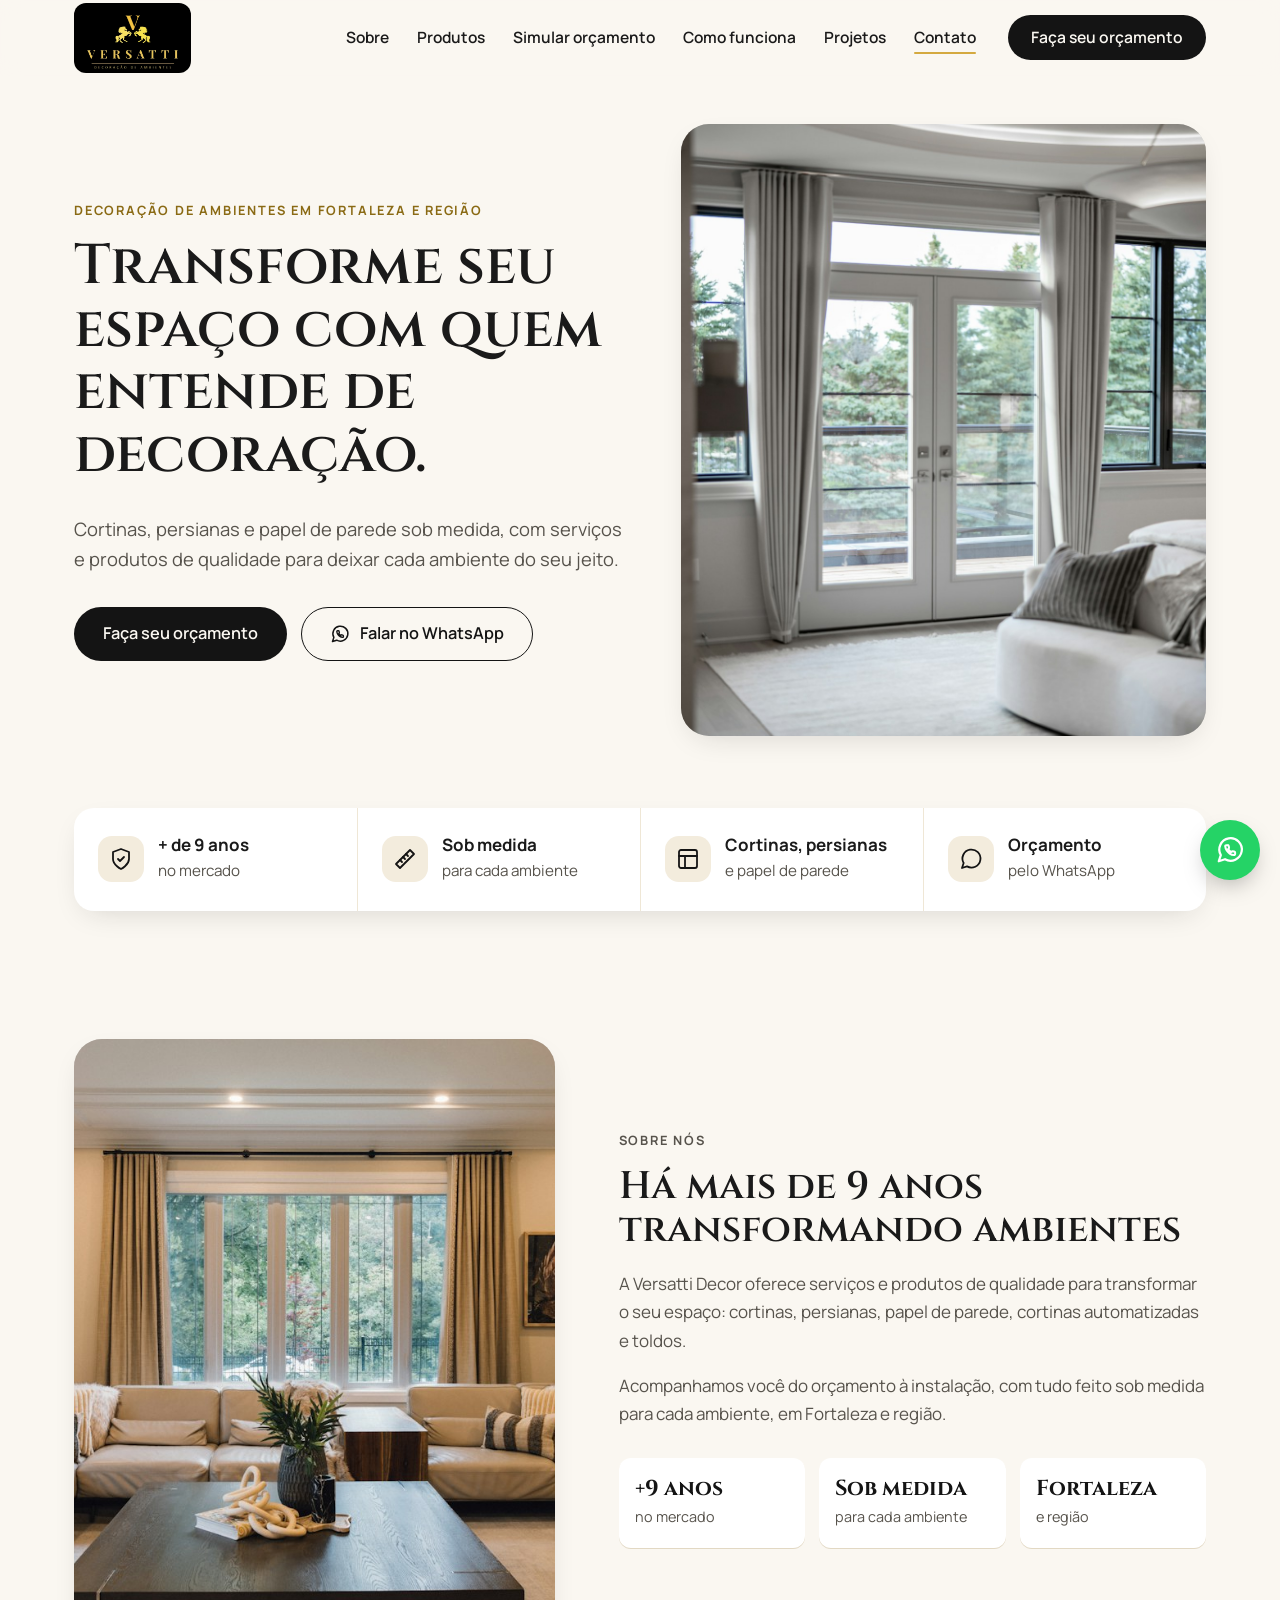
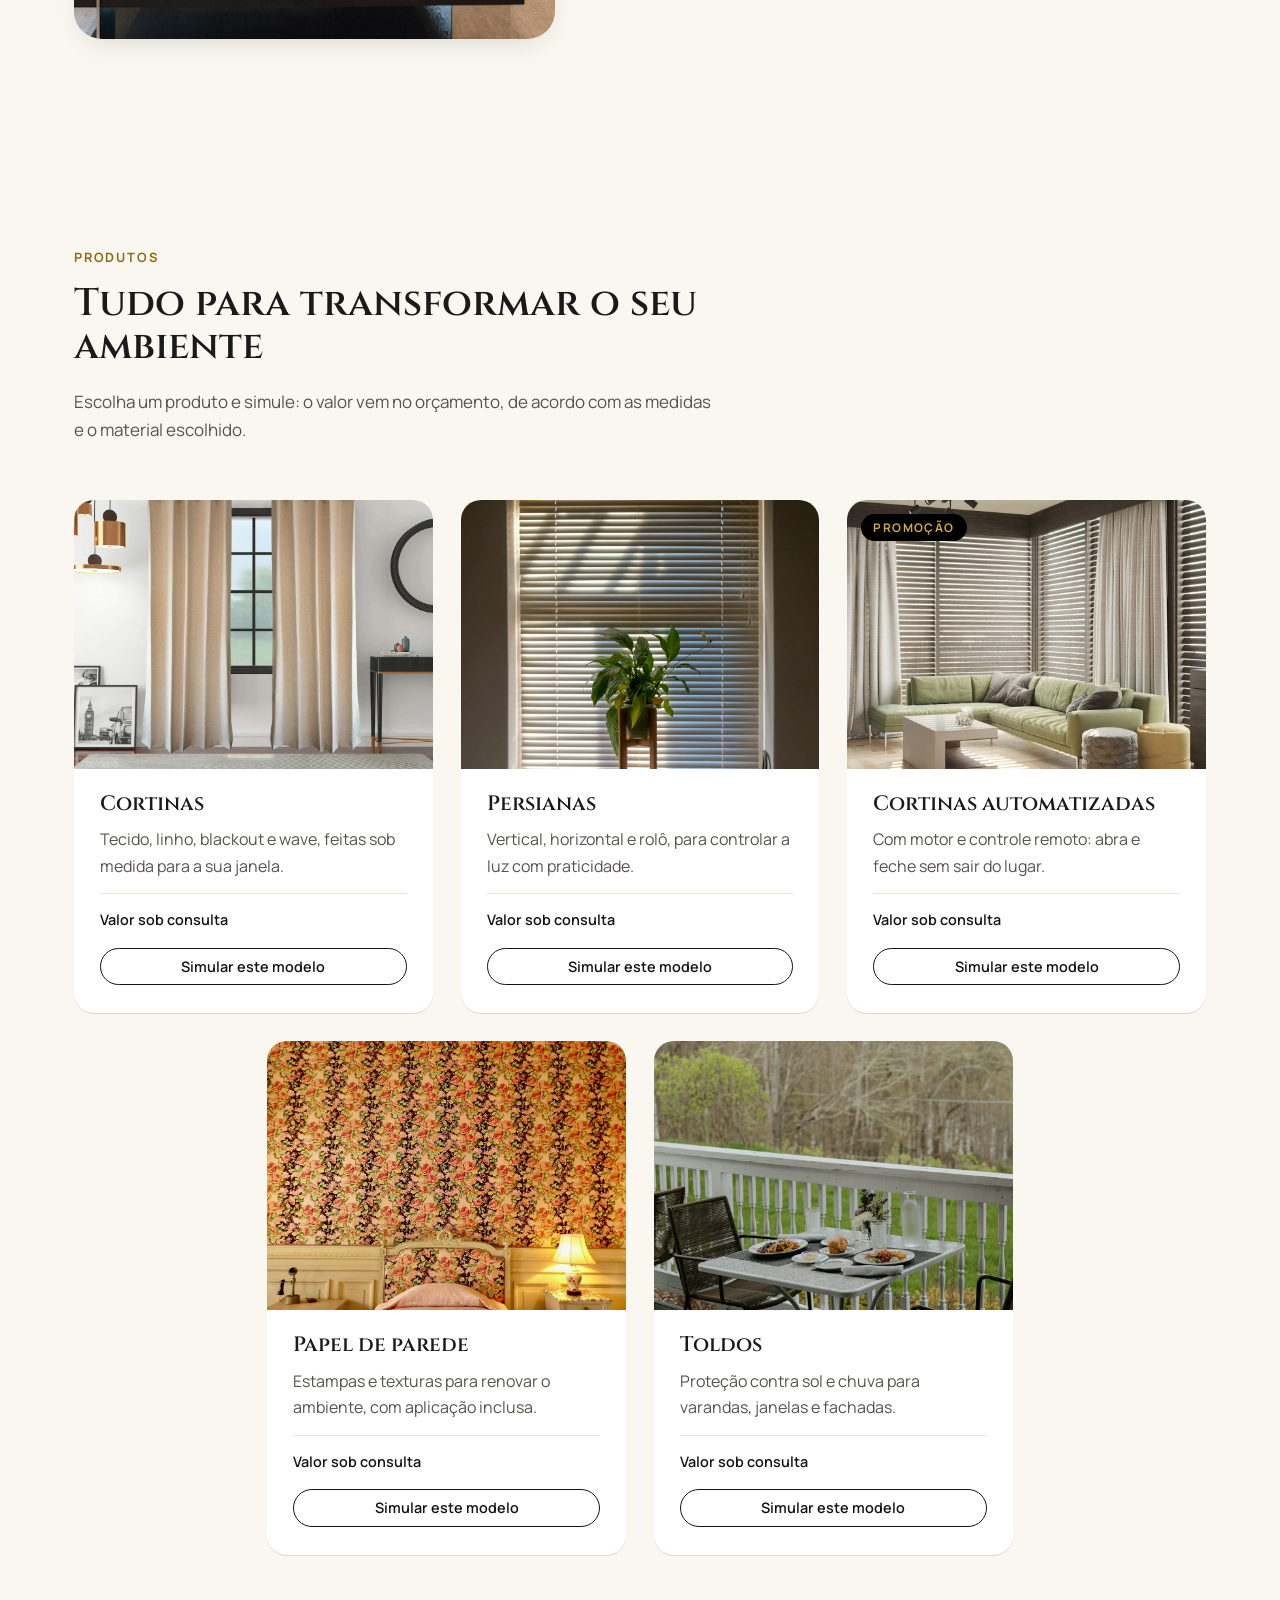
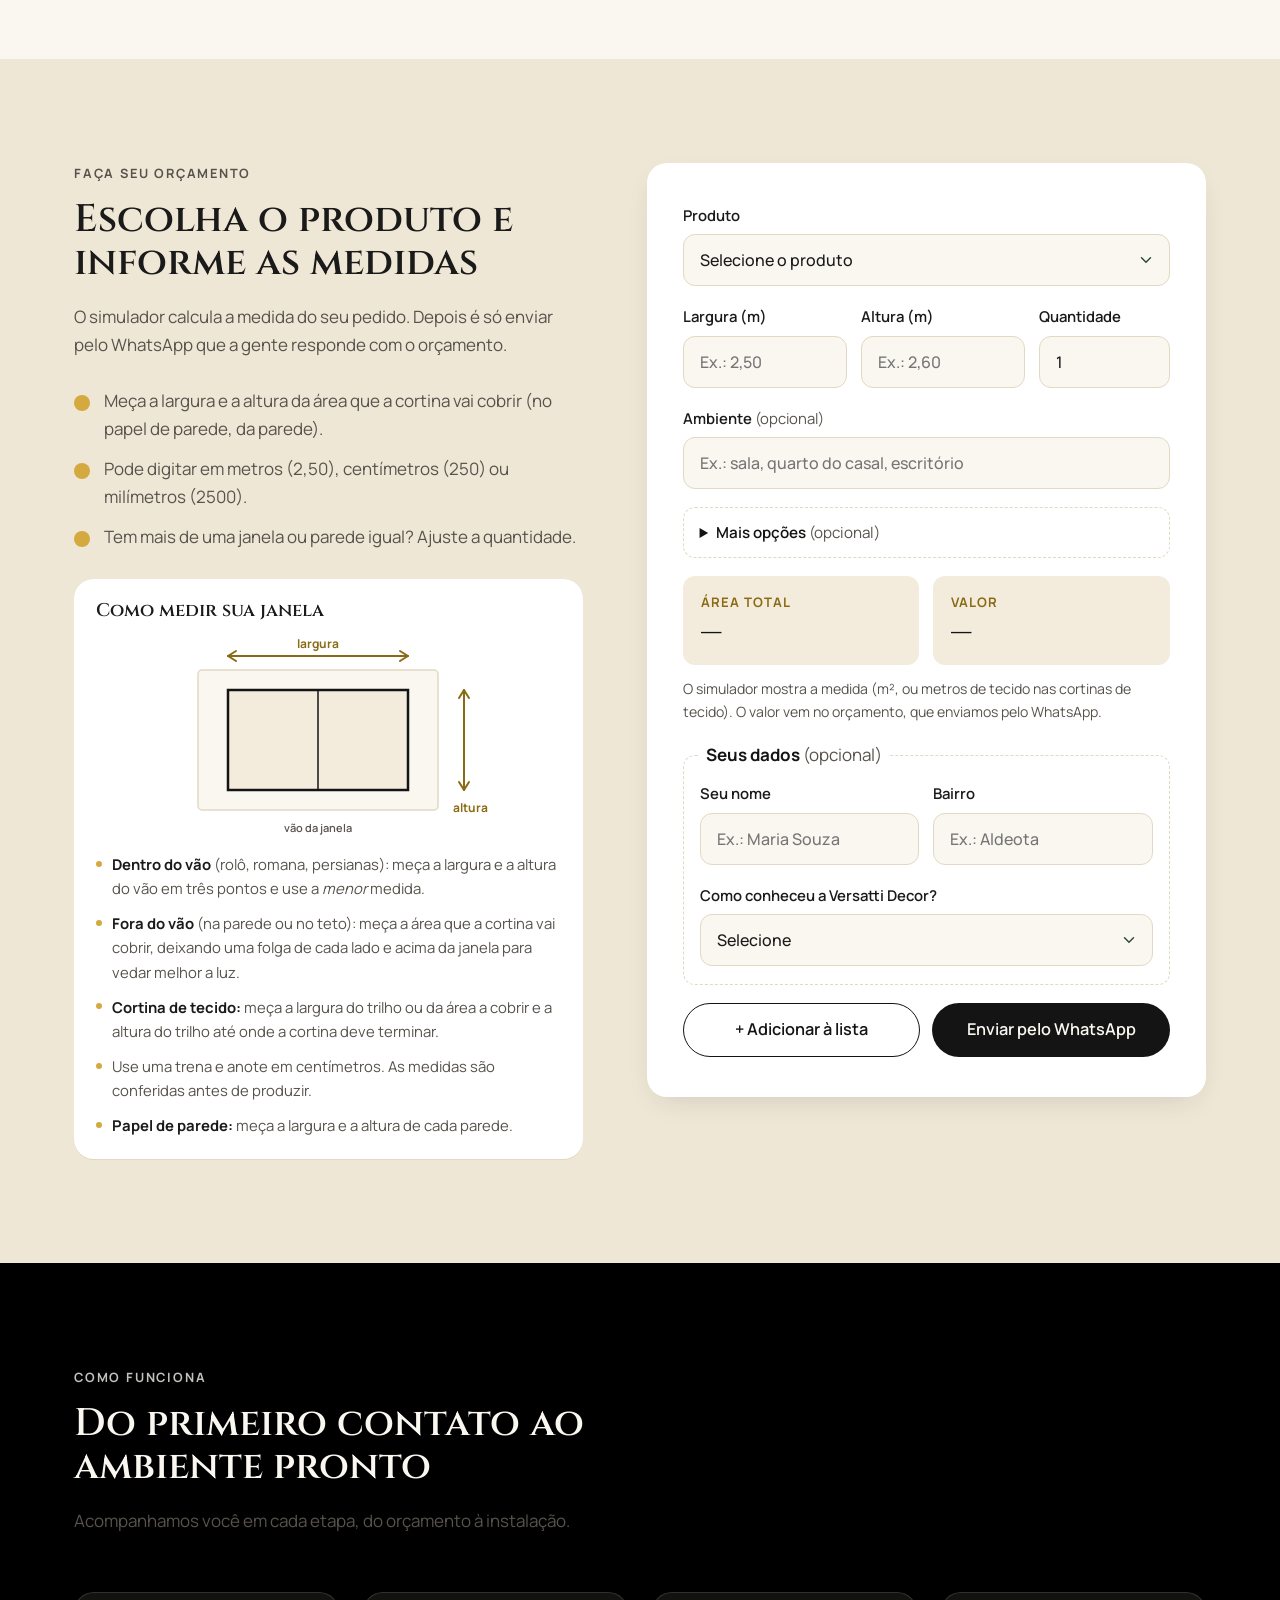
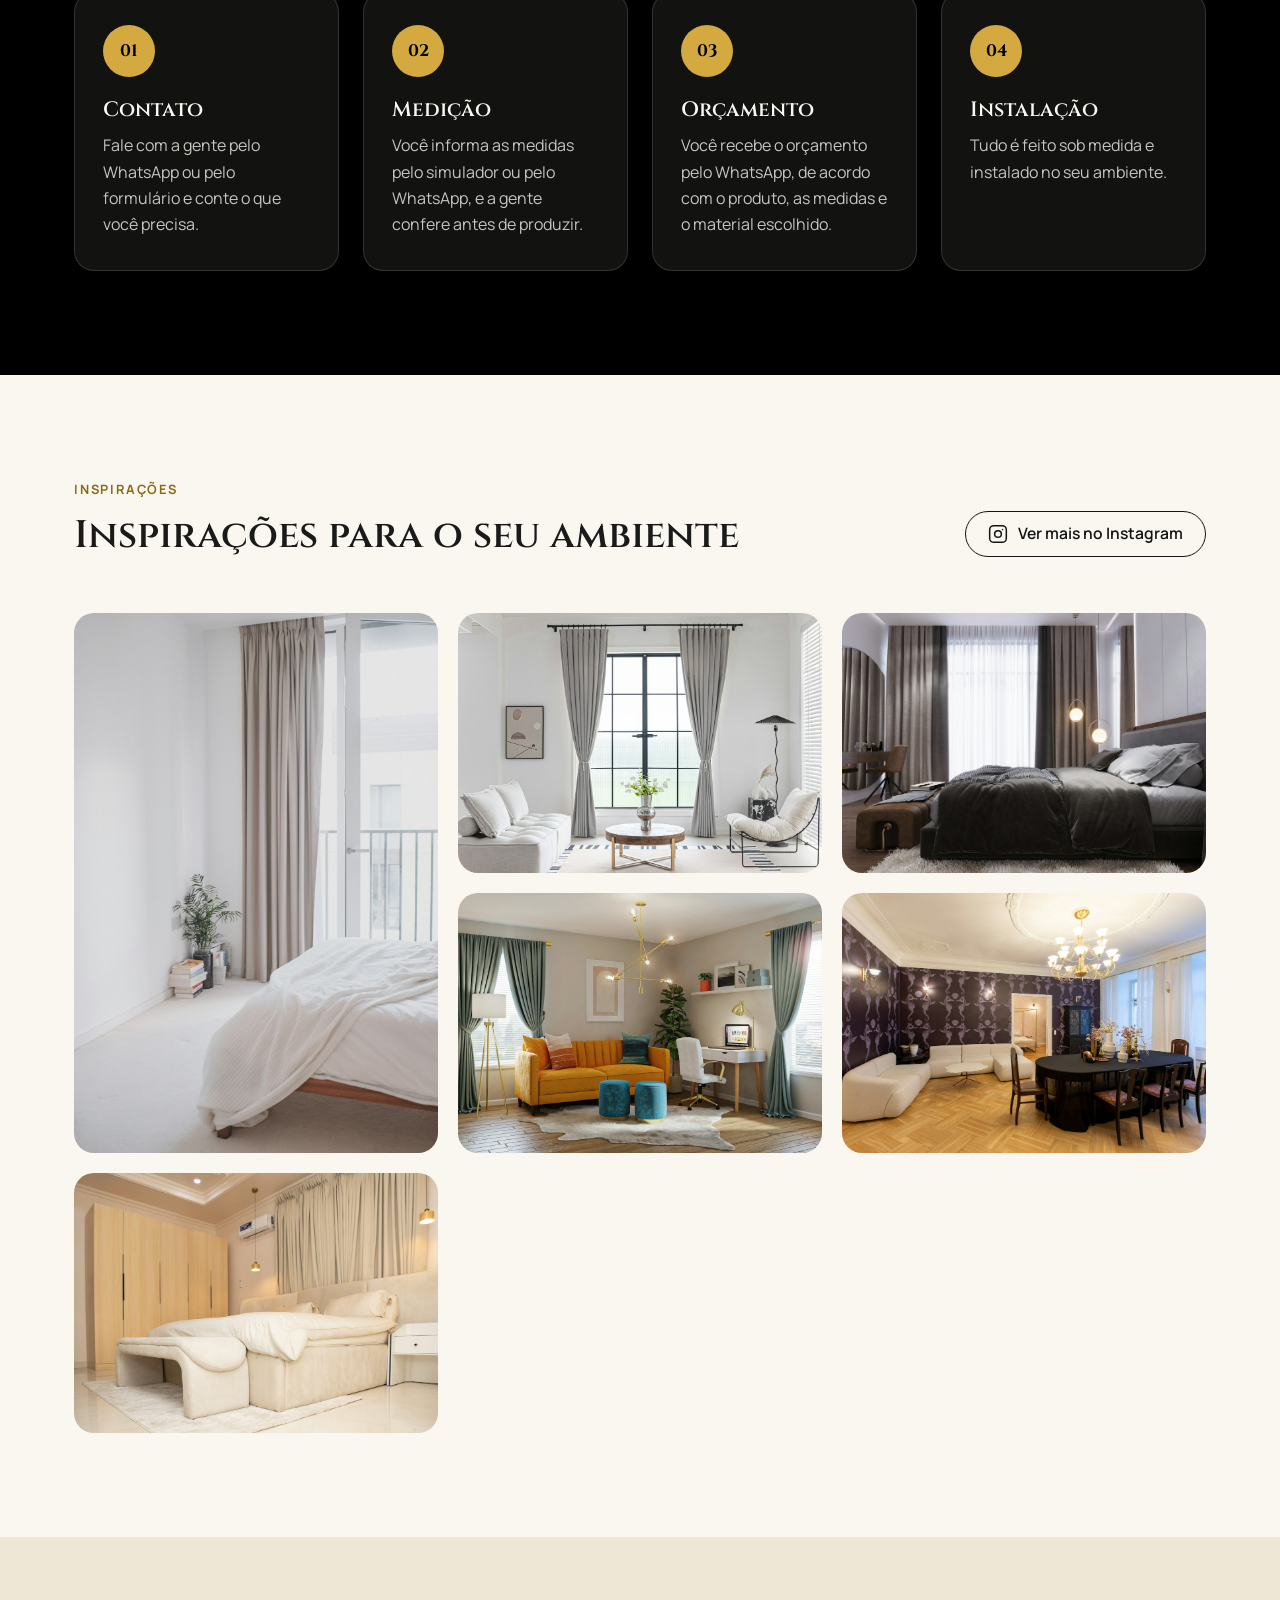
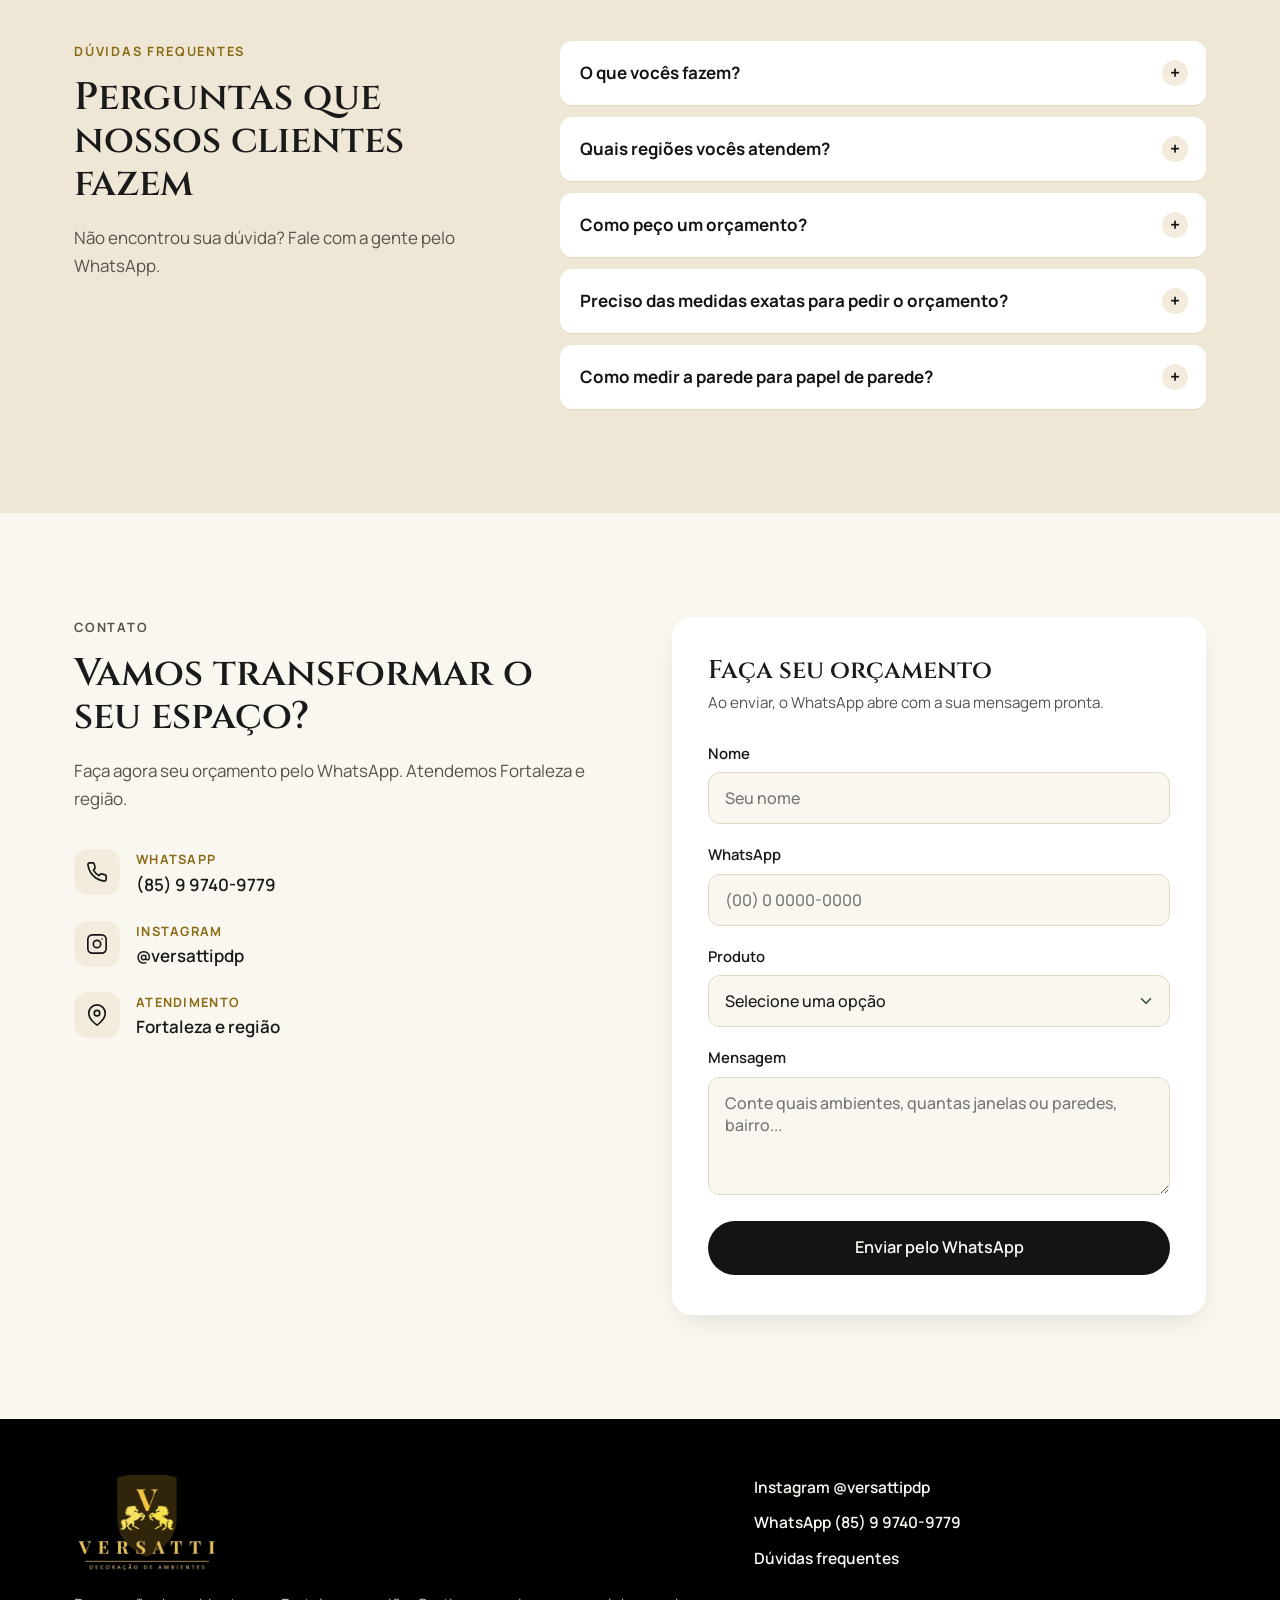
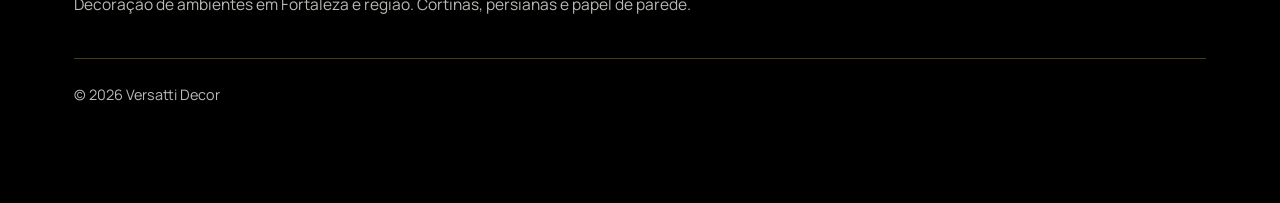
<file: index.html>
<!DOCTYPE html>
<html lang="pt-BR">
<head>
  <meta charset="UTF-8">
  <meta name="viewport" content="width=device-width, initial-scale=1">

  <!-- SEO básico -->
  <title>Versatti Decor | Cortinas, persianas e papel de parede em Fortaleza</title>
  <meta name="description" content="Versatti Decor, decoração de ambientes em Fortaleza e região: cortinas, persianas, papel de parede, cortinas automatizadas e toldos sob medida. Mais de 9 anos no mercado. Faça seu orçamento pelo WhatsApp.">
  <meta name="theme-color" content="#000000">
  <!-- Quando o site tiver domínio, coloque aqui: <link rel="canonical" href="https://SEU-DOMINIO/"> -->

  <!-- Open Graph (aparência do link no WhatsApp, Facebook, etc.) -->
  <!-- Quando o site tiver domínio, acrescente og:url e troque og:image pelo endereço completo (https://SEU-DOMINIO/img/og-image.jpg) -->
  <meta property="og:type" content="website">
  <meta property="og:locale" content="pt_BR">
  <meta property="og:site_name" content="Versatti Decor">
  <meta property="og:title" content="Versatti Decor | Decoração de ambientes em Fortaleza">
  <meta property="og:description" content="Serviços e produtos de qualidade para transformar seu espaço: cortinas, persianas e papel de parede. Mais de 9 anos no mercado.">
  <meta property="og:image" content="img/og-image.jpg">
  <meta property="og:image:alt" content="Logo da Versatti Decor, decoração de ambientes">
  <meta name="twitter:card" content="summary_large_image">

  <link rel="icon" href="img/favicon.png" type="image/png">
  <link rel="apple-touch-icon" href="img/favicon-180.png">

  <link rel="preconnect" href="https://fonts.googleapis.com">
  <link rel="preconnect" href="https://fonts.gstatic.com" crossorigin>
  <link href="https://fonts.googleapis.com/css2?family=Cinzel:wght@500;600;700&family=Manrope:wght@400;500;600;700&display=swap" rel="stylesheet">
  <link rel="stylesheet" href="css/style.css?v=1">

  <!-- Dados estruturados para o Google (quando houver domínio, acrescente "url") -->
  <script type="application/ld+json">
  {
    "@context": "https://schema.org",
    "@type": "HomeAndConstructionBusiness",
    "name": "Versatti Decor",
    "slogan": "Decoração de ambientes",
    "description": "Serviços e produtos de qualidade para transformar seu espaço: cortinas, persianas, papel de parede, cortinas automatizadas e toldos. Mais de 9 anos no mercado.",
    "telephone": "+55 85 99740-9779",
    "areaServed": [{"@type": "City", "name": "Fortaleza"}],
    "sameAs": ["https://www.instagram.com/versattipdp/"]
  }
  </script>
</head>
<body>

  <a class="skip-link" href="#conteudo">Pular para o conteúdo</a>

  <!-- 1. CABEÇALHO -->
  <header class="header" id="topo">
    <div class="container header__inner">
      <a href="#topo" class="logo logo--selo" aria-label="Versatti Decor, voltar ao início">
        <img src="img/logo-versatti.png" alt="Versatti Decor – Decoração de ambientes">
      </a>

      <nav class="nav" id="menu" aria-label="Menu principal">
        <ul class="nav__list">
          <li><a href="#sobre" class="nav__link">Sobre</a></li>
          <li><a href="#produtos" class="nav__link">Produtos</a></li>
          <li><a href="#simulador" class="nav__link">Simular orçamento</a></li>
          <li><a href="#como-funciona" class="nav__link">Como funciona</a></li>
          <li><a href="#projetos" class="nav__link">Projetos</a></li>
          <li><a href="#contato" class="nav__link">Contato</a></li>
        </ul>
        <a href="#simulador" class="btn btn--primary nav__cta">Faça seu orçamento</a>
      </nav>

      <button class="hamburger" type="button" aria-label="Abrir menu" aria-expanded="false" aria-controls="menu">
        <span></span><span></span><span></span>
      </button>
    </div>
  </header>

  <main id="conteudo">

    <!-- 2. HERO -->
    <section class="hero">
      <div class="container hero__inner">
        <div class="hero__text">
          <p class="eyebrow">Decoração de ambientes em Fortaleza e região</p>
          <h1>Transforme seu espaço com quem entende de decoração.</h1>
          <p class="hero__lead">Cortinas, persianas e papel de parede sob medida, com serviços e produtos de qualidade para deixar cada ambiente do seu jeito.</p>
          <div class="hero__actions">
            <a href="#simulador" class="btn btn--primary btn--lg">Faça seu orçamento</a>
            <a href="https://wa.me/5585997409779" class="btn btn--outline btn--lg" data-whatsapp data-msg="Olá, Versatti Decor! Vim pelo site e gostaria de mais informações." target="_blank" rel="noopener">
              <svg class="icon" viewBox="0 0 24 24" aria-hidden="true"><path d="M3 21l1.65-4.95A9 9 0 1 1 8 19.4L3 21z"/><g transform="translate(7.3 7.3) scale(.4)" stroke-width="4"><path d="M22 16.92v3a2 2 0 0 1-2.18 2 19.79 19.79 0 0 1-8.63-3.07 19.5 19.5 0 0 1-6-6 19.79 19.79 0 0 1-3.07-8.67A2 2 0 0 1 4.11 2h3a2 2 0 0 1 2 1.72 12.84 12.84 0 0 0 .7 2.81 2 2 0 0 1-.45 2.11L8.09 9.91a16 16 0 0 0 6 6l1.27-1.27a2 2 0 0 1 2.11-.45 12.84 12.84 0 0 0 2.81.7A2 2 0 0 1 22 16.92z"/></g></svg>
              Falar no WhatsApp
            </a>
          </div>
        </div>
        <figure class="hero__media media" data-label="Foto grande: ambiente decorado (img/hero.jpg)">
          <img src="img/hero.jpg" alt="Quarto com cortinas de tecido e porta para a varanda" fetchpriority="high">
        </figure>
      </div>
    </section>

    <!-- 3. DIFERENCIAIS -->
    <section class="perks" aria-label="Nossos diferenciais">
      <div class="container">
        <ul class="perks__list">
          <li class="perk">
            <svg class="perk__icon" viewBox="0 0 24 24" aria-hidden="true"><path d="M12 22s8-4 8-10V5l-8-3-8 3v7c0 6 8 10 8 10z"/><path d="m9 12 2 2 4-4"/></svg>
            <div><strong>+ de 9 anos</strong><span>no mercado</span></div>
          </li>
          <li class="perk">
            <svg class="perk__icon" viewBox="0 0 24 24" aria-hidden="true"><path d="M3 17 17 3l4 4L7 21z"/><path d="m7 13 2 2M10 10l2 2M13 7l2 2"/></svg>
            <div><strong>Sob medida</strong><span>para cada ambiente</span></div>
          </li>
          <li class="perk">
            <svg class="perk__icon" viewBox="0 0 24 24" aria-hidden="true"><rect x="3" y="3" width="18" height="18" rx="2"/><path d="M3 9h18M9 21V9"/></svg>
            <div><strong>Cortinas, persianas</strong><span>e papel de parede</span></div>
          </li>
          <li class="perk">
            <svg class="perk__icon" viewBox="0 0 24 24" aria-hidden="true"><path d="M3 21l1.65-4.95A9 9 0 1 1 8 19.4L3 21z"/></svg>
            <div><strong>Orçamento</strong><span>pelo WhatsApp</span></div>
          </li>
        </ul>
      </div>
    </section>

    <!-- SOBRE NÓS -->
    <section class="section" id="sobre">
      <div class="container sobre">
        <figure class="media sobre__media" data-label="Foto: ambiente decorado (img/sobre.jpg)">
          <img src="img/sobre.jpg" alt="Sala de estar ampla com cortinas de tecido" loading="lazy">
        </figure>
        <div class="sobre__texto">
          <p class="eyebrow">Sobre nós</p>
          <h2>Há mais de 9 anos transformando ambientes</h2>
          <p>A Versatti Decor oferece serviços e produtos de qualidade para transformar o seu espaço: cortinas, persianas, papel de parede, cortinas automatizadas e toldos.</p>
          <p>Acompanhamos você do orçamento à instalação, com tudo feito sob medida para cada ambiente, em Fortaleza e região.</p>
          <ul class="sobre__destaques">
            <li><strong>+9 anos</strong><span>no mercado</span></li>
            <li><strong>Sob medida</strong><span>para cada ambiente</span></li>
            <li><strong>Fortaleza</strong><span>e região</span></li>
          </ul>
        </div>
      </div>
    </section>

    <!-- 4. PRODUTOS -->
    <section class="section" id="produtos">
      <div class="container">
        <div class="section__head">
          <p class="eyebrow">Produtos</p>
          <h2>Tudo para transformar o seu ambiente</h2>
          <p>Escolha um produto e simule: o valor vem no orçamento, de acordo com as medidas e o material escolhido.</p>
        </div>

        <div class="products products--5">
          <article class="card product">
            <figure class="media product__media" data-label="Foto: cortinas (img/produto-cortinas.jpg)">
              <img src="img/produto-cortinas.jpg" alt="Cortinas de tecido bege em janela" loading="lazy">
            </figure>
            <div class="product__body">
              <h3>Cortinas</h3>
              <p>Tecido, linho, blackout e wave, feitas sob medida para a sua janela.</p>
              <p class="product__price">Valor sob consulta</p>
              <button type="button" class="btn btn--outline btn--sm product__sim" data-modelo="Cortina de tecido">Simular este modelo</button>
            </div>
          </article>
          <article class="card product">
            <figure class="media product__media" data-label="Foto: persianas (img/produto-persianas.jpg)">
              <img src="img/produto-persianas.jpg" alt="Persiana horizontal branca em janela com planta" loading="lazy">
            </figure>
            <div class="product__body">
              <h3>Persianas</h3>
              <p>Vertical, horizontal e rolô, para controlar a luz com praticidade.</p>
              <p class="product__price">Valor sob consulta</p>
              <button type="button" class="btn btn--outline btn--sm product__sim" data-modelo="Persiana vertical">Simular este modelo</button>
            </div>
          </article>
          <article class="card product">
            <span class="product__selo">Promoção</span>
            <figure class="media product__media" data-label="Foto: cortinas automatizadas (img/produto-automatizadas.jpg)">
              <img src="img/produto-automatizadas.jpg" alt="Sala com cortinas modernas" loading="lazy">
            </figure>
            <div class="product__body">
              <h3>Cortinas automatizadas</h3>
              <p>Com motor e controle remoto: abra e feche sem sair do lugar.</p>
              <p class="product__price">Valor sob consulta</p>
              <button type="button" class="btn btn--outline btn--sm product__sim" data-modelo="Cortina automatizada">Simular este modelo</button>
            </div>
          </article>
          <article class="card product">
            <figure class="media product__media" data-label="Foto: papel de parede (img/produto-papel-de-parede.jpg)">
              <img src="img/produto-papel-de-parede.jpg" alt="Parede com papel de parede floral" loading="lazy">
            </figure>
            <div class="product__body">
              <h3>Papel de parede</h3>
              <p>Estampas e texturas para renovar o ambiente, com aplicação inclusa.</p>
              <p class="product__price">Valor sob consulta</p>
              <button type="button" class="btn btn--outline btn--sm product__sim" data-modelo="Papel de parede">Simular este modelo</button>
            </div>
          </article>
          <article class="card product">
            <figure class="media product__media" data-label="Foto: toldos (img/produto-toldos.jpg)">
              <img src="img/produto-toldos.jpg" alt="Varanda com toldo listrado" loading="lazy">
            </figure>
            <div class="product__body">
              <h3>Toldos</h3>
              <p>Proteção contra sol e chuva para varandas, janelas e fachadas.</p>
              <p class="product__price">Valor sob consulta</p>
              <button type="button" class="btn btn--outline btn--sm product__sim" data-modelo="Toldo">Simular este modelo</button>
            </div>
          </article>
        </div>
      </div>
    </section>

    <!-- 4b. SIMULADOR DE ORÇAMENTO -->
    <section class="section section--soft" id="simulador">
      <div class="container sim">
        <div class="sim__intro">
          <p class="eyebrow">Faça seu orçamento</p>
          <h2>Escolha o produto e informe as medidas</h2>
          <p>O simulador calcula a medida do seu pedido. Depois é só enviar pelo WhatsApp que a gente responde com o orçamento.</p>
          <ul class="sim__tips">
            <li>Meça a largura e a altura da área que a cortina vai cobrir (no papel de parede, da parede).</li>
            <li>Pode digitar em metros (2,50), centímetros (250) ou milímetros (2500).</li>
            <li>Tem mais de uma janela ou parede igual? Ajuste a quantidade.</li>
          </ul>
          <div class="medir">
            <h3>Como medir sua janela</h3>
            <svg class="medir__desenho" viewBox="0 0 340 210" role="img" aria-label="Desenho de uma janela mostrando onde medir a largura e a altura">
              <rect x="40" y="38" width="240" height="140" rx="4" class="medir__parede"/>
              <rect x="70" y="58" width="180" height="100" class="medir__vao"/>
              <line x1="160" y1="58" x2="160" y2="158" class="medir__divisao"/>
              <line x1="70" y1="24" x2="250" y2="24" class="medir__seta"/>
              <polyline points="78,19 70,24 78,29" class="medir__seta"/>
              <polyline points="242,19 250,24 242,29" class="medir__seta"/>
              <text x="160" y="16" class="medir__texto">largura</text>
              <line x1="306" y1="58" x2="306" y2="158" class="medir__seta"/>
              <polyline points="301,66 306,58 311,66" class="medir__seta"/>
              <polyline points="301,150 306,158 311,150" class="medir__seta"/>
              <text x="312" y="180" class="medir__texto">altura</text>
              <text x="160" y="200" class="medir__legenda">vão da janela</text>
            </svg>
            <ul class="medir__passos">
              <li><strong>Dentro do vão</strong> (rolô, romana, persianas): meça a largura e a altura do vão em três pontos e use a <em>menor</em> medida.</li>
              <li><strong>Fora do vão</strong> (na parede ou no teto): meça a área que a cortina vai cobrir, deixando uma folga de cada lado e acima da janela para vedar melhor a luz.</li>
              <li><strong>Cortina de tecido:</strong> meça a largura do trilho ou da área a cobrir e a altura do trilho até onde a cortina deve terminar.</li>
              <li>Use uma trena e anote em centímetros. As medidas são conferidas antes de produzir.</li>
              <li><strong>Papel de parede:</strong> meça a largura e a altura de cada parede.</li>
            </ul>
          </div>
        </div>

        <form class="card form sim__form" id="form-simulador" novalidate>
          <div class="field">
            <label for="sim-modelo">Produto</label>
            <select id="sim-modelo" name="modelo" required>
              <option value="" disabled selected>Selecione o produto</option>
              <optgroup label="Cortinas">
                <option data-calculo="tecido">Cortina de tecido</option>
                <option data-calculo="tecido">Cortina de tecido com blackout</option>
                <option data-calculo="tecido">Cortina wave</option>
                <option>Cortina rolô</option>
                <option>Cortina automatizada</option>
              </optgroup>
              <optgroup label="Persianas">
                <option>Persiana vertical</option>
                <option>Persiana horizontal</option>
              </optgroup>
              <optgroup label="Papel de parede">
                <option>Papel de parede</option>
              </optgroup>
              <optgroup label="Toldo">
                <option>Toldo</option>
              </optgroup>
              <optgroup label="Outro">
                <option>Outro</option>
              </optgroup>
            </select>
          </div>

          <div class="sim__row">
            <div class="field">
              <label for="sim-largura">Largura (m)</label>
              <input type="text" id="sim-largura" name="largura" inputmode="decimal" maxlength="7" autocomplete="off" placeholder="Ex.: 2,50" required>
            </div>
            <div class="field">
              <label for="sim-altura">Altura (m)</label>
              <input type="text" id="sim-altura" name="altura" inputmode="decimal" maxlength="7" autocomplete="off" placeholder="Ex.: 2,60" required>
            </div>
            <div class="field sim__qtd">
              <label for="sim-qtd">Quantidade</label>
              <input type="text" id="sim-qtd" name="quantidade" inputmode="numeric" maxlength="2" autocomplete="off" value="1" required>
            </div>
          </div>

          <div class="field">
            <label for="sim-ambiente">Ambiente <span class="field__opt">(opcional)</span></label>
            <input type="text" id="sim-ambiente" name="ambiente" placeholder="Ex.: sala, quarto do casal, escritório">
          </div>
          <label class="sim__opcional" id="sim-guia-campo" hidden>
            <input type="checkbox" id="sim-guia" name="guia">
            Incluir guia <span class="field__opt">(opcional)</span>
          </label>

          <details class="sim__extras">
            <summary>Mais opções <span class="field__opt">(opcional)</span></summary>
            <div class="sim__row sim__row--2">
              <div class="field">
                <label for="sim-acionamento">Acionamento</label>
                <select id="sim-acionamento" name="acionamento">
                  <option value="">Tanto faz</option>
                  <option>Manual</option>
                  <option>Motorizado</option>
                </select>
              </div>
              <div class="field">
                <label for="sim-comando">Lado do comando</label>
                <select id="sim-comando" name="comando">
                  <option value="">Tanto faz</option>
                  <option>Esquerdo</option>
                  <option>Direito</option>
                </select>
              </div>
              <div class="field">
                <label for="sim-instalacao">Instalação</label>
                <select id="sim-instalacao" name="instalacao">
                  <option value="">Não sei</option>
                  <option>Dentro do vão</option>
                  <option>Fora do vão (na parede)</option>
                  <option>No teto</option>
                </select>
              </div>
              <div class="field">
                <label for="sim-cor">Cor ou tecido</label>
                <input type="text" id="sim-cor" name="cor" placeholder="Ex.: linho bege, blackout branco">
              </div>
            </div>
          </details>

          <div class="sim__result" aria-live="polite">
            <div>
              <span id="sim-area-rotulo">Área total</span>
              <strong id="sim-area">—</strong>
            </div>
            <div>
              <span>Valor</span>
              <strong id="sim-valor">—</strong>
            </div>
          </div>
          <p class="sim__note sim__calculo" id="sim-calculo" hidden></p>
          <p class="sim__condicoes" id="sim-condicoes" hidden></p>
          <p class="sim__note" id="sim-nota">O simulador mostra a medida (m², ou metros de tecido nas cortinas de tecido). O valor vem no orçamento, que enviamos pelo WhatsApp.</p>

          <fieldset class="sim__cliente">
            <legend>Seus dados <span class="field__opt">(opcional)</span></legend>
            <div class="sim__row sim__row--2">
              <div class="field">
                <label for="sim-cliente">Seu nome</label>
                <input type="text" id="sim-cliente" name="cliente" autocomplete="name" maxlength="60" placeholder="Ex.: Maria Souza">
              </div>
              <div class="field">
                <label for="sim-bairro">Bairro</label>
                <input type="text" id="sim-bairro" name="bairro" maxlength="40" placeholder="Ex.: Aldeota">
              </div>
            </div>
            <div class="field">
              <label for="sim-origem">Como conheceu a Versatti Decor?</label>
              <select id="sim-origem" name="origem">
                <option value="">Selecione</option>
                <option>Instagram</option>
                <option>Google</option>
                <option>Indicação de amigo ou parente</option>
                <option>Arquiteto ou decorador</option>
                <option>Já sou cliente</option>
                <option>Outro</option>
              </select>
            </div>
          </fieldset>

          <p class="form__error" role="alert" hidden></p>

          <div class="sim__actions">
            <button type="button" class="btn btn--outline btn--lg" id="sim-adicionar">+ Adicionar à lista</button>
            <button type="submit" class="btn btn--primary btn--lg">Enviar pelo WhatsApp</button>
          </div>

          <div class="sim__lista" id="sim-lista" hidden>
            <h3>Sua lista de orçamento</h3>
            <ul id="sim-itens"></ul>
            <p class="sim__total">Valor: <strong id="sim-total">—</strong></p>
            <p class="sim__condicoes" id="sim-total-condicoes" hidden></p>
            <p class="sim__note">Tem mais janelas ou paredes? Preencha as medidas acima e clique em "Adicionar à lista". Ao enviar, a lista inteira vai em uma única mensagem.</p>
          </div>
        </form>
      </div>
    </section>

    <!-- 5. COMO FUNCIONA -->
    <section class="section section--green" id="como-funciona">
      <div class="container">
        <div class="section__head">
          <p class="eyebrow eyebrow--light">Como funciona</p>
          <h2>Do primeiro contato ao ambiente pronto</h2>
          <p>Acompanhamos você em cada etapa, do orçamento à instalação.</p>
        </div>

        <ol class="steps">
          <li class="step">
            <span class="step__num" aria-hidden="true">01</span>
            <h3>Contato</h3>
            <p>Fale com a gente pelo WhatsApp ou pelo formulário e conte o que você precisa.</p>
          </li>
          <li class="step">
            <span class="step__num" aria-hidden="true">02</span>
            <h3>Medição</h3>
            <p>Você informa as medidas pelo simulador ou pelo WhatsApp, e a gente confere antes de produzir.</p>
          </li>
          <li class="step">
            <span class="step__num" aria-hidden="true">03</span>
            <h3>Orçamento</h3>
            <p>Você recebe o orçamento pelo WhatsApp, de acordo com o produto, as medidas e o material escolhido.</p>
          </li>
          <li class="step">
            <span class="step__num" aria-hidden="true">04</span>
            <h3>Instalação</h3>
            <p>Tudo é feito sob medida e instalado no seu ambiente.</p>
          </li>
        </ol>
      </div>
    </section>

    <!-- 6. PROJETOS -->
    <section class="section" id="projetos">
      <div class="container">
        <div class="section__head section__head--row">
          <div>
            <p class="eyebrow">Inspirações</p>
            <h2>Inspirações para o seu ambiente</h2>
          </div>
          <a href="https://www.instagram.com/versattipdp/" class="btn btn--outline" target="_blank" rel="noopener" data-instagram>
            <svg class="icon" viewBox="0 0 24 24" aria-hidden="true"><rect x="2" y="2" width="20" height="20" rx="5"/><circle cx="12" cy="12" r="4"/><path d="M17.5 6.5h.01"/></svg>
            Ver mais no Instagram
          </a>
        </div>

        <div class="gallery">
          <figure class="media gallery__item gallery__item--tall" data-label="Foto de projeto 1 (img/projeto-01.jpg)">
            <img src="img/projeto-01.jpg" alt="Quarto com cortinas de tecido claras e varanda, inspiração para o seu ambiente" loading="lazy">
          </figure>
          <figure class="media gallery__item" data-label="Foto de projeto 2 (img/projeto-02.jpg)">
            <img src="img/projeto-02.jpg" alt="Sala clara com cortinas cinza de tecido, inspiração para o seu ambiente" loading="lazy">
          </figure>
          <figure class="media gallery__item" data-label="Foto de projeto 3 (img/projeto-03.jpg)">
            <img src="img/projeto-03.jpg" alt="Quarto com cortinas e espelho grande, inspiração para o seu ambiente" loading="lazy">
          </figure>
          <figure class="media gallery__item" data-label="Foto de projeto 4 (img/projeto-04.jpg)">
            <img src="img/projeto-04.jpg" alt="Sala colorida com cortinas verdes, inspiração para o seu ambiente" loading="lazy">
          </figure>
          <figure class="media gallery__item" data-label="Foto de projeto 5 (img/projeto-05.jpg)">
            <img src="img/projeto-05.jpg" alt="Sala de jantar com papel de parede escuro e lustre, inspiração para o seu ambiente" loading="lazy">
          </figure>
          <figure class="media gallery__item" data-label="Foto de projeto 6 (img/projeto-06.jpg)">
            <img src="img/projeto-06.jpg" alt="Quarto elegante com cortinas e armário embutido, inspiração para o seu ambiente" loading="lazy">
          </figure>
        </div>
      </div>
    </section>

    <!-- PERGUNTAS FREQUENTES -->
    <section class="section section--soft" id="duvidas">
      <div class="container faq">
        <div class="section__head">
          <p class="eyebrow">Dúvidas frequentes</p>
          <h2>Perguntas que nossos clientes fazem</h2>
          <p>Não encontrou sua dúvida? Fale com a gente pelo WhatsApp.</p>
        </div>

        <div class="faq__lista">
          <details class="faq__item">
            <summary>O que vocês fazem?</summary>
            <p>Trabalhamos com cortinas (tecido, linho, blackout e wave), persianas (vertical, horizontal e rolô), cortinas automatizadas, papel de parede e toldos, tudo sob medida.</p>
          </details>
          <details class="faq__item">
            <summary>Quais regiões vocês atendem?</summary>
            <p>Atendemos Fortaleza e região.</p>
          </details>
          <details class="faq__item">
            <summary>Como peço um orçamento?</summary>
            <p>Use o simulador aqui do site: escolha o produto, informe as medidas e envie pelo WhatsApp. Se preferir, chame direto no WhatsApp e conte o que você precisa.</p>
          </details>
          <details class="faq__item">
            <summary>Preciso das medidas exatas para pedir o orçamento?</summary>
            <p>Não. Medidas aproximadas já servem para o orçamento. As medidas finais são conferidas antes de produzir.</p>
          </details>
          <details class="faq__item">
            <summary>Como medir a parede para papel de parede?</summary>
            <p>Meça a largura e a altura de cada parede que vai receber o papel, com uma trena, e anote em centímetros. Se houver mais de uma parede, informe as medidas de cada uma.</p>
          </details>
        </div>
      </div>
    </section>

    <!-- 7. CONTATO -->
    <section class="section" id="contato">
      <div class="container contact">
        <div class="contact__info">
          <p class="eyebrow">Contato</p>
          <h2>Vamos transformar o seu espaço?</h2>
          <p>Faça agora seu orçamento pelo WhatsApp. Atendemos Fortaleza e região.</p>

          <ul class="contact__list">
            <li>
              <svg class="icon" viewBox="0 0 24 24" aria-hidden="true"><path d="M22 16.92v3a2 2 0 0 1-2.18 2 19.79 19.79 0 0 1-8.63-3.07 19.5 19.5 0 0 1-6-6 19.79 19.79 0 0 1-3.07-8.67A2 2 0 0 1 4.11 2h3a2 2 0 0 1 2 1.72 12.84 12.84 0 0 0 .7 2.81 2 2 0 0 1-.45 2.11L8.09 9.91a16 16 0 0 0 6 6l1.27-1.27a2 2 0 0 1 2.11-.45 12.84 12.84 0 0 0 2.81.7A2 2 0 0 1 22 16.92z"/></svg>
              <div><span>WhatsApp</span><a href="https://wa.me/5585997409779" data-whatsapp target="_blank" rel="noopener">(85) 9 9740-9779</a></div>
            </li>
            <li>
              <svg class="icon" viewBox="0 0 24 24" aria-hidden="true"><rect x="2" y="2" width="20" height="20" rx="5"/><circle cx="12" cy="12" r="4"/><path d="M17.5 6.5h.01"/></svg>
              <div><span>Instagram</span><a href="https://www.instagram.com/versattipdp/" data-instagram target="_blank" rel="noopener">@versattipdp</a></div>
            </li>
            <li>
              <svg class="icon" viewBox="0 0 24 24" aria-hidden="true"><path d="M21 10c0 7-9 13-9 13s-9-6-9-13a9 9 0 0 1 18 0z"/><circle cx="12" cy="10" r="3"/></svg>
              <div><span>Atendimento</span><p>Fortaleza e região</p></div>
            </li>
          </ul>
        </div>

        <form class="card form" id="form-orcamento" novalidate>
          <h3>Faça seu orçamento</h3>
          <p class="form__hint">Ao enviar, o WhatsApp abre com a sua mensagem pronta.</p>

          <div class="field">
            <label for="nome">Nome</label>
            <input type="text" id="nome" name="nome" autocomplete="name" placeholder="Seu nome" required>
          </div>

          <div class="field">
            <label for="whatsapp">WhatsApp</label>
            <input type="tel" id="whatsapp" name="whatsapp" autocomplete="tel" inputmode="numeric" maxlength="16" placeholder="(00) 0 0000-0000" required>
          </div>

          <div class="field">
            <label for="produto">Produto</label>
            <select id="produto" name="produto" required>
              <option value="" disabled selected>Selecione uma opção</option>
              <option>Cortina de tecido</option>
              <option>Cortina de tecido com blackout</option>
              <option>Cortina wave</option>
              <option>Cortina rolô</option>
              <option>Cortina automatizada</option>
              <option>Persiana vertical</option>
              <option>Persiana horizontal</option>
              <option>Papel de parede</option>
              <option>Toldo</option>
              <option>Outro</option>
              <option>Ainda não sei / quero orientação</option>
            </select>
          </div>

          <div class="field">
            <label for="mensagem">Mensagem</label>
            <textarea id="mensagem" name="mensagem" rows="4" placeholder="Conte quais ambientes, quantas janelas ou paredes, bairro..."></textarea>
          </div>

          <p class="form__error" role="alert" hidden></p>

          <button type="submit" class="btn btn--primary btn--lg btn--block">Enviar pelo WhatsApp</button>
        </form>
      </div>
    </section>
  </main>

  <!-- 8. RODAPÉ -->
  <footer class="footer">
    <div class="container footer__inner">
      <div class="footer__brand">
        <a href="#topo" class="logo logo--light" aria-label="Versatti Decor, voltar ao início">
          <img src="img/logo-versatti-preto.png" alt="Versatti Decor – Decoração de ambientes" loading="lazy">
        </a>
        <p>Decoração de ambientes em Fortaleza e região. Cortinas, persianas e papel de parede.</p>
      </div>

      <ul class="footer__links">
        <li><a href="https://www.instagram.com/versattipdp/" target="_blank" rel="noopener" data-instagram>Instagram @versattipdp</a></li>
        <li><a href="https://wa.me/5585997409779" target="_blank" rel="noopener" data-whatsapp>WhatsApp (85) 9 9740-9779</a></li>
        <li><a href="#duvidas">Dúvidas frequentes</a></li>
      </ul>

      <p class="footer__legal">© <span id="ano">2026</span> Versatti Decor</p>
    </div>
  </footer>

  <!-- Botão flutuante de WhatsApp -->
  <a href="https://wa.me/5585997409779" class="whatsapp-float" data-whatsapp data-msg="Olá, Versatti Decor! Vim pelo site e gostaria de um orçamento." target="_blank" rel="noopener" aria-label="Conversar no WhatsApp">
    <svg viewBox="0 0 24 24" aria-hidden="true"><path d="M3 21l1.65-4.95A9 9 0 1 1 8 19.4L3 21z"/><g transform="translate(7.3 7.3) scale(.4)" stroke-width="4"><path d="M22 16.92v3a2 2 0 0 1-2.18 2 19.79 19.79 0 0 1-8.63-3.07 19.5 19.5 0 0 1-6-6 19.79 19.79 0 0 1-3.07-8.67A2 2 0 0 1 4.11 2h3a2 2 0 0 1 2 1.72 12.84 12.84 0 0 0 .7 2.81 2 2 0 0 1-.45 2.11L8.09 9.91a16 16 0 0 0 6 6l1.27-1.27a2 2 0 0 1 2.11-.45 12.84 12.84 0 0 0 2.81.7A2 2 0 0 1 22 16.92z"/></g></svg>
  </a>

  <script src="js/main.js?v=1" defer></script>
</body>
</html>
</file>
<file: css/style.css>
/* =========================================================
   Versatti Decor — estilos
   ========================================================= */

:root {
  --azul: #141414;
  --azul-escuro: #000000;
  --azul-claro: #F3ECDD;
  --areia: #FAF7F1;
  --areia-escura: #EFE7D6;
  --laranja: #D4A93F;
  --laranja-texto: #8A6A14;
  --grafite: #1A1A1A;
  --texto-suave: #57534C;
  --branco: #ffffff;
  --borda: #E2D8C3;
  --placeholder: #d6d4cf;

  --fonte-titulo: "Cinzel", Georgia, serif;
  --fonte-texto: "Manrope", system-ui, -apple-system, "Segoe UI", sans-serif;

  --raio: 20px;
  --raio-sm: 12px;
  --sombra: 0 10px 30px -12px rgba(26, 26, 26, .18);
  --header-h: 76px;
  --container: 1180px;
}

/* ---------- Base ---------- */
*,
*::before,
*::after { box-sizing: border-box; }

html {
  scroll-behavior: smooth;
  -webkit-text-size-adjust: 100%;
}

body {
  margin: 0;
  font-family: var(--fonte-texto);
  font-size: 1.0625rem;
  line-height: 1.65;
  color: var(--grafite);
  background: var(--areia);
  -webkit-font-smoothing: antialiased;
}

body.menu-aberto { overflow: hidden; }

h1, h2, h3 {
  font-family: var(--fonte-titulo);
  line-height: 1.12;
  letter-spacing: -.02em;
  margin: 0 0 .5em;
  font-weight: 600;
}
h1 { font-size: clamp(2.4rem, 5.2vw, 4.1rem); }
h2 { font-size: clamp(1.9rem, 3.6vw, 2.75rem); }
h3 { font-size: 1.3rem; }

p { margin: 0 0 1em; }
a { color: inherit; }
img { display: block; max-width: 100%; height: auto; }
ul, ol { list-style: none; margin: 0; padding: 0; }
figure, blockquote { margin: 0; }
address { font-style: normal; }

section[id] { scroll-margin-top: calc(var(--header-h) + 8px); }

.container {
  width: 100%;
  max-width: var(--container);
  margin-inline: auto;
  padding-inline: 24px;
}

.skip-link {
  position: absolute;
  left: 16px;
  top: -60px;
  z-index: 200;
  background: var(--azul);
  color: var(--areia);
  padding: 10px 16px;
  border-radius: var(--raio-sm);
}
.skip-link:focus { top: 12px; }

:focus-visible {
  outline: 3px solid var(--laranja);
  outline-offset: 3px;
}

.icon {
  width: 20px;
  height: 20px;
  flex-shrink: 0;
  fill: none;
  stroke: currentColor;
  stroke-width: 1.8;
  stroke-linecap: round;
  stroke-linejoin: round;
}

.eyebrow {
  font-size: .8rem;
  font-weight: 700;
  letter-spacing: .14em;
  text-transform: uppercase;
  color: var(--laranja-texto);
  margin-bottom: 14px;
}
.eyebrow--light { color: #E3C46B; }

/* ---------- Botões ---------- */
.btn {
  display: inline-flex;
  align-items: center;
  justify-content: center;
  gap: 10px;
  padding: 12px 22px;
  border-radius: 999px;
  border: 1.5px solid transparent;
  font: 600 .98rem/1.2 var(--fonte-texto);
  text-decoration: none;
  cursor: pointer;
  transition: background-color .2s, color .2s, border-color .2s, transform .2s, box-shadow .2s;
}
.btn:hover { transform: translateY(-1px); }
.btn--lg { padding: 16px 28px; font-size: 1.02rem; }
.btn--block { width: 100%; }

.btn--primary { background: var(--azul); color: var(--areia); }
.btn--primary:hover { background: var(--azul-escuro); box-shadow: var(--sombra); }

.btn--outline { border-color: var(--azul); color: var(--azul); background: transparent; }
.btn--outline:hover { background: var(--azul); color: var(--areia); }

/* ---------- Imagens / espaços reservados ---------- */
.media {
  position: relative;
  overflow: hidden;
  border-radius: var(--raio);
  background: var(--placeholder);
}
.media img {
  width: 100%;
  height: 100%;
  object-fit: cover;
}
/* Quando a foto ainda não existe na pasta img/, mostra um bloco cinza com a descrição */
.media.is-placeholder img { display: none; }
.media.is-placeholder::after {
  content: attr(data-label);
  position: absolute;
  inset: 0;
  display: flex;
  align-items: center;
  justify-content: center;
  padding: 20px;
  text-align: center;
  font-size: .9rem;
  font-weight: 500;
  color: #6c6a64;
  background:
    repeating-linear-gradient(135deg, transparent 0 14px, rgba(255,255,255,.18) 14px 28px),
    var(--placeholder);
}

/* ---------- Cabeçalho ---------- */
.header {
  position: fixed;
  inset: 0 0 auto 0;
  z-index: 100;
  height: var(--header-h);
  background: rgba(250, 247, 241, .9);
  backdrop-filter: saturate(1.4) blur(10px);
  -webkit-backdrop-filter: saturate(1.4) blur(10px);
  transition: box-shadow .25s, border-color .25s;
  border-bottom: 1px solid transparent;
}
.header.is-scrolled {
  border-bottom-color: var(--borda);
  box-shadow: 0 6px 20px -16px rgba(26, 26, 26, .5);
}
.header__inner {
  height: 100%;
  display: flex;
  align-items: center;
  justify-content: space-between;
  gap: 24px;
}

.logo {
  display: inline-flex;
  align-items: center;
  text-decoration: none;
}
.logo img {
  display: block;
  height: 50px;
  width: auto;
}
/* No rodapé escuro, a logo fica sobre um selo claro */
.logo--light {
  padding: 10px 14px;
  border-radius: 14px;
  background: var(--branco);
}
.logo--light img { height: 56px; }

.nav {
  display: flex;
  align-items: center;
  gap: 32px;
}
.nav__list { display: flex; gap: 28px; }
.nav__link {
  position: relative;
  text-decoration: none;
  font-weight: 600;
  font-size: .97rem;
  color: var(--grafite);
  padding: 6px 0;
}
.nav__link::after {
  content: "";
  position: absolute;
  left: 0;
  right: 0;
  bottom: 0;
  height: 2px;
  border-radius: 2px;
  background: var(--laranja);
  transform: scaleX(0);
  transition: transform .25s;
}
.nav__link:hover::after,
.nav__link.is-active::after { transform: scaleX(1); }

.hamburger {
  display: none;
  width: 46px;
  height: 46px;
  border: 0;
  border-radius: 12px;
  background: transparent;
  cursor: pointer;
  padding: 0;
  position: relative;
}
.hamburger span {
  position: absolute;
  left: 12px;
  right: 12px;
  height: 2px;
  border-radius: 2px;
  background: var(--azul);
  transition: transform .25s, opacity .2s;
}
.hamburger span:nth-child(1) { top: 16px; }
.hamburger span:nth-child(2) { top: 22px; }
.hamburger span:nth-child(3) { top: 28px; }
.hamburger[aria-expanded="true"] span:nth-child(1) { transform: translateY(6px) rotate(45deg); }
.hamburger[aria-expanded="true"] span:nth-child(2) { opacity: 0; }
.hamburger[aria-expanded="true"] span:nth-child(3) { transform: translateY(-6px) rotate(-45deg); }

/* ---------- Hero ---------- */
.hero {
  padding: calc(var(--header-h) + 48px) 0 72px;
}
.hero__inner {
  display: grid;
  grid-template-columns: 1.05fr 1fr;
  gap: 56px;
  align-items: center;
}
.hero__lead {
  font-size: 1.15rem;
  color: var(--texto-suave);
  max-width: 34em;
  margin-bottom: 32px;
}
.hero__actions {
  display: flex;
  flex-wrap: wrap;
  gap: 14px;
}
.hero__media {
  aspect-ratio: 6 / 7;
  border-radius: 28px;
  box-shadow: var(--sombra);
}

/* ---------- Diferenciais ---------- */
.perks { padding-bottom: 24px; }
.perks__list {
  display: grid;
  grid-template-columns: repeat(4, 1fr);
  background: var(--branco);
  border-radius: var(--raio);
  box-shadow: var(--sombra);
}
.perk {
  display: flex;
  align-items: center;
  gap: 14px;
  padding: 26px 24px;
}
.perk + .perk { border-left: 1px solid var(--areia-escura); }
.perk__icon {
  width: 46px;
  height: 46px;
  flex-shrink: 0;
  padding: 11px;
  border-radius: 14px;
  background: var(--azul-claro);
  fill: none;
  stroke: var(--azul);
  stroke-width: 1.8;
  stroke-linecap: round;
  stroke-linejoin: round;
}
.perk strong { display: block; font-weight: 700; line-height: 1.3; }
.perk span { color: var(--texto-suave); font-size: .95rem; }

/* ---------- Seções ---------- */
.section { padding: 104px 0; }
.section--soft { background: var(--areia-escura); }
.section--green { background: var(--azul); color: var(--areia); }
.section--green .section__head p { color: rgba(250, 247, 241, .78); }

.section__head {
  max-width: 640px;
  margin-bottom: 56px;
}
.section__head p:last-child { color: var(--texto-suave); margin-bottom: 0; }
.section__head--row {
  max-width: none;
  display: flex;
  align-items: flex-end;
  justify-content: space-between;
  gap: 24px;
  flex-wrap: wrap;
}
.section__head--row h2 { margin-bottom: 0; }

.card {
  background: var(--branco);
  border-radius: var(--raio);
  box-shadow: 0 1px 0 var(--borda);
}

/* ---------- Produtos ---------- */
.products {
  display: grid;
  grid-template-columns: repeat(3, 1fr);
  gap: 28px;
}
.product {
  overflow: hidden;
  transition: transform .25s, box-shadow .25s;
}
.product:hover { transform: translateY(-4px); box-shadow: var(--sombra); }
.product__media {
  aspect-ratio: 4 / 3;
  border-radius: 0;
}
.product__body { padding: 24px 26px 28px; }
.product__body p { color: var(--texto-suave); margin: 0; font-size: 1rem; }
.product__body .product__price {
  margin-top: 14px;
  padding-top: 14px;
  border-top: 1px solid var(--areia-escura);
  color: var(--azul);
  font-size: .9rem;
}
.product__price strong {
  font-family: var(--fonte-titulo);
  font-size: 1.3rem;
  font-weight: 700;
}

.btn--sm { padding: 9px 16px; font-size: .9rem; }
.product__sim { margin-top: 16px; width: 100%; }

/* ---------- Guia de medição ---------- */
.medir {
  margin-top: 28px;
  padding: 22px 22px 8px;
  border-radius: var(--raio);
  background: var(--branco);
  box-shadow: 0 1px 0 var(--borda);
}
.medir h3 { font-size: 1.15rem; margin-bottom: 10px; }
.medir__desenho { display: block; width: 100%; max-width: 340px; margin: 0 auto 10px; }
.medir__parede { fill: var(--areia); stroke: var(--borda); stroke-width: 1.5; }
.medir__vao { fill: #F3ECDD; stroke: var(--azul); stroke-width: 2.5; }
.medir__divisao { stroke: var(--azul); stroke-width: 1.5; }
.medir__seta { fill: none; stroke: var(--laranja-texto); stroke-width: 2; stroke-linecap: round; stroke-linejoin: round; }
.medir__texto { font: 700 12px var(--fonte-texto); fill: var(--laranja-texto); text-anchor: middle; }
.medir__legenda { font: 600 11px var(--fonte-texto); fill: var(--texto-suave); text-anchor: middle; }
.medir__passos { display: grid; gap: 10px; margin-bottom: 14px; }
.medir__passos li { font-size: .93rem; color: var(--texto-suave); padding-left: 16px; position: relative; }
.medir__passos li::before { content: ""; position: absolute; left: 0; top: .6em; width: 6px; height: 6px; border-radius: 50%; background: var(--laranja); }
.medir__passos strong { color: var(--grafite); }

/* ---------- Outros serviços ---------- */
.servicos {
  display: grid;
  grid-template-columns: repeat(3, 1fr);
  gap: 24px;
}
.servico {
  display: flex;
  flex-direction: column;
  align-items: flex-start;
  padding: 30px 28px;
}
.servico__icone {
  width: 54px;
  height: 54px;
  padding: 13px;
  margin-bottom: 18px;
  border-radius: 16px;
  background: var(--azul-claro);
  fill: none;
  stroke: var(--azul);
  stroke-width: 1.8;
  stroke-linecap: round;
  stroke-linejoin: round;
}
.servico p { flex: 1; color: var(--texto-suave); margin-bottom: 20px; }
.servico__precos {
  width: 100%;
  margin: -6px 0 18px;
  border-top: 1px solid var(--areia-escura);
}
.servico__precos li {
  display: flex;
  justify-content: space-between;
  gap: 12px;
  padding: 8px 0;
  border-bottom: 1px solid var(--areia-escura);
  font-size: .9rem;
  color: var(--texto-suave);
}
.servico__precos strong { color: var(--azul); white-space: nowrap; }
.servico__precos small { font-weight: 500; color: var(--texto-suave); }
.servico__simular {
  margin: -6px 0 16px;
  font-weight: 700;
  font-size: .92rem;
  color: var(--azul);
  text-decoration: none;
}
.servico__simular:hover { text-decoration: underline; }

/* ---------- Simulador de orçamento ---------- */
.sim {
  display: grid;
  grid-template-columns: 1fr 1.1fr;
  gap: 64px;
  align-items: start;
}
.sim__intro > p { color: var(--texto-suave); }
.sim__tips {
  display: grid;
  gap: 12px;
  margin-top: 28px;
}
.sim__tips li {
  position: relative;
  padding-left: 30px;
  color: var(--texto-suave);
}
.sim__tips li::before {
  content: "";
  position: absolute;
  left: 0;
  top: .45em;
  width: 16px;
  height: 16px;
  border-radius: 50%;
  background: var(--laranja);
}
.sim__row {
  display: grid;
  grid-template-columns: 1fr 1fr .8fr;
  gap: 14px;
}
.field__opt { font-weight: 400; color: var(--texto-suave); }
.sim__result {
  display: grid;
  grid-template-columns: 1fr 1fr;
  gap: 14px;
  margin: 8px 0 12px;
}
.sim__result div {
  padding: 16px 18px;
  border-radius: var(--raio-sm);
  background: var(--azul-claro);
}
.sim__result span {
  display: block;
  font-size: .82rem;
  font-weight: 700;
  letter-spacing: .08em;
  text-transform: uppercase;
  color: var(--laranja-texto);
}
.sim__result strong {
  display: block;
  margin-top: 4px;
  font-family: var(--fonte-titulo);
  font-size: 1.6rem;
  line-height: 1.2;
  color: var(--azul);
}
.sim__note {
  font-size: .88rem;
  color: var(--texto-suave);
  margin-bottom: 18px;
}
.sim__row--2 { grid-template-columns: 1fr 1fr; }
.sim__min {
  display: inline-block;
  vertical-align: middle;
  margin-left: 6px;
  padding: 2px 8px;
  border-radius: 999px;
  background: var(--laranja);
  color: var(--grafite);
  font: 700 .7rem/1.4 var(--fonte-texto);
  letter-spacing: .04em;
  text-transform: uppercase;
}
.sim__calculo {
  margin: -4px 0 8px;
  font-weight: 600;
  color: var(--azul);
}
.sim__condicoes {
  margin: -4px 0 14px;
  padding: 10px 14px;
  border-radius: var(--raio-sm);
  background: var(--azul-claro);
  color: var(--azul);
  font-size: .9rem;
  line-height: 1.5;
}
.sim__condicoes strong { font-weight: 700; }
.sim__cliente {
  margin: 0 0 18px;
  padding: 12px 16px 0;
  border: 1.5px dashed var(--borda);
  border-radius: var(--raio-sm);
}
.sim__cliente legend { padding: 0 6px; font-weight: 700; color: var(--azul); }
.sim__opcional {
  display: flex;
  align-items: center;
  gap: 10px;
  margin: -4px 0 18px;
  font-weight: 600;
  cursor: pointer;
}
.sim__opcional[hidden] { display: none; }
.sim__opcional input { width: 20px; height: 20px; accent-color: var(--azul); }
.sim__extras {
  margin-bottom: 18px;
  border: 1.5px dashed var(--borda);
  border-radius: var(--raio-sm);
  padding: 12px 16px 0;
}
.sim__extras summary {
  cursor: pointer;
  font-weight: 600;
  font-size: .95rem;
  color: var(--azul);
  padding-bottom: 12px;
}
.sim__extras[open] summary { margin-bottom: 4px; }
.sim__actions {
  display: grid;
  grid-template-columns: 1fr 1fr;
  gap: 12px;
}
.sim__actions .btn { padding-inline: 14px; }
.sim__lista {
  margin-top: 26px;
  padding-top: 22px;
  border-top: 1px solid var(--areia-escura);
}
.sim__lista h3 { font-size: 1.2rem; margin-bottom: 12px; }
.sim__lista ul { display: grid; gap: 10px; margin-bottom: 14px; }
.sim__item {
  display: flex;
  justify-content: space-between;
  align-items: flex-start;
  gap: 12px;
  padding: 12px 14px;
  border-radius: var(--raio-sm);
  background: var(--areia);
  font-size: .93rem;
}
.sim__item strong { display: block; color: var(--azul); }
.sim__item span { color: var(--texto-suave); }
.sim__item-valor { white-space: nowrap; font-weight: 700; color: var(--azul); }
.sim__remover {
  border: 0;
  background: none;
  color: #a2412f;
  font: 600 .85rem var(--fonte-texto);
  cursor: pointer;
  padding: 2px 0 0;
}
.sim__total { font-size: 1.05rem; margin-bottom: 8px; }
.sim__total strong { font-family: var(--fonte-titulo); font-size: 1.4rem; color: var(--azul); }

/* ---------- Como funciona ---------- */
.steps {
  display: grid;
  grid-template-columns: repeat(4, 1fr);
  gap: 24px;
  counter-reset: passo;
}
.step {
  padding: 32px 28px;
  border-radius: var(--raio);
  background: rgba(250, 247, 241, .07);
  border: 1px solid rgba(250, 247, 241, .14);
}
.step__num {
  display: inline-flex;
  align-items: center;
  justify-content: center;
  width: 52px;
  height: 52px;
  margin-bottom: 22px;
  border-radius: 50%;
  background: var(--areia);
  color: var(--azul);
  font: 700 1.05rem var(--fonte-titulo);
}
.step p { color: rgba(250, 247, 241, .78); margin: 0; font-size: 1rem; }

/* ---------- Galeria ---------- */
.gallery {
  display: grid;
  grid-template-columns: repeat(3, 1fr);
  grid-auto-rows: 260px;
  grid-auto-flow: dense;
  gap: 20px;
}
.gallery__item--tall { grid-row: span 2; }
.gallery__item--wide { grid-column: span 2; }

/* ---------- Galeria: foto ampliada ---------- */
.gallery__item { cursor: zoom-in; transition: transform .25s, box-shadow .25s; }
.gallery__item:hover { transform: translateY(-3px); box-shadow: var(--sombra); }
.gallery__item:focus-visible { outline: 3px solid var(--laranja); outline-offset: 3px; }
.lightbox {
  position: fixed;
  inset: 0;
  z-index: 300;
  display: flex;
  align-items: center;
  justify-content: center;
  padding: 56px 16px;
  background: rgba(0, 0, 0, .93);
}
.lightbox[hidden] { display: none; }
.lightbox__fig {
  display: flex;
  flex-direction: column;
  align-items: center;
  gap: 12px;
  max-width: 100%;
  max-height: 100%;
}
.lightbox__fig img {
  max-width: min(1000px, 100%);
  max-height: calc(100vh - 150px);
  width: auto;
  height: auto;
  object-fit: contain;
  border-radius: 12px;
  box-shadow: 0 20px 60px rgba(0, 0, 0, .45);
}
.lightbox__fig figcaption { color: rgba(250, 247, 241, .85); font-size: .92rem; text-align: center; }
.lightbox__btn {
  position: absolute;
  display: grid;
  place-items: center;
  width: 48px;
  height: 48px;
  border: 0;
  border-radius: 50%;
  background: rgba(250, 247, 241, .14);
  color: var(--areia);
  font: 400 1.9rem/1 var(--fonte-texto);
  cursor: pointer;
  transition: background-color .2s;
}
.lightbox__btn:hover { background: rgba(250, 247, 241, .28); }
.lightbox__fechar { top: 14px; right: 14px; font-size: 1.3rem; }
.lightbox__ant { left: 14px; top: 50%; transform: translateY(-50%); }
.lightbox__prox { right: 14px; top: 50%; transform: translateY(-50%); }
@media (max-width: 600px) {
  .lightbox { padding: 64px 8px 72px; }
  .lightbox__ant, .lightbox__prox { top: auto; bottom: 14px; transform: none; }
  .lightbox__ant { left: calc(50% - 60px); }
  .lightbox__prox { right: calc(50% - 60px); }
}

/* ---------- Sobre nós ---------- */
.sobre {
  display: grid;
  grid-template-columns: .9fr 1.1fr;
  gap: 64px;
  align-items: center;
}
.sobre__media {
  aspect-ratio: 4 / 5;
  border-radius: 28px;
  box-shadow: var(--sombra);
}
.sobre__texto > p { color: var(--texto-suave); }
.sobre__destaques {
  display: grid;
  grid-template-columns: repeat(3, 1fr);
  gap: 14px;
  margin-top: 30px;
}
.sobre__destaques li {
  padding: 18px 16px;
  border-radius: var(--raio-sm);
  background: var(--branco);
  box-shadow: 0 1px 0 var(--borda);
}
.sobre__destaques strong {
  display: block;
  font-family: var(--fonte-titulo);
  font-size: 1.35rem;
  line-height: 1.2;
  color: var(--azul);
}
.sobre__destaques span { font-size: .9rem; color: var(--texto-suave); }

/* ---------- Avaliações ---------- */
.google-nota {
  display: inline-flex;
  align-items: center;
  flex-wrap: wrap;
  gap: 4px 10px;
  padding: 12px 18px;
  border-radius: var(--raio-sm);
  background: var(--branco);
  text-decoration: none;
  box-shadow: 0 1px 0 var(--borda);
}
.google-nota strong { font-family: var(--fonte-titulo); font-size: 1.8rem; color: var(--azul); line-height: 1; }
.google-nota__estrelas { color: #f2a51a; letter-spacing: 2px; font-size: 1.1rem; }
.google-nota span:last-child { font-size: .9rem; color: var(--texto-suave); }
.google-nota:hover span:last-child { text-decoration: underline; }
.testimonial__estrelas {
  color: #f2a51a;
  letter-spacing: 3px;
  font-size: 1.15rem;
  margin-bottom: 14px;
}

.google-acoes {
  display: flex;
  flex-wrap: wrap;
  align-items: center;
  gap: 12px;
}

/* ---------- Perguntas frequentes ---------- */
.faq {
  display: grid;
  grid-template-columns: .8fr 1.2fr;
  gap: 56px;
  align-items: start;
}
.faq .section__head { margin-bottom: 0; }
.faq__lista { display: grid; gap: 12px; }
.faq__item {
  border-radius: var(--raio-sm);
  background: var(--branco);
  box-shadow: 0 1px 0 var(--borda);
}
.faq__item summary {
  position: relative;
  list-style: none;
  cursor: pointer;
  padding: 18px 52px 18px 20px;
  font-weight: 700;
  color: var(--azul);
}
.faq__item summary::-webkit-details-marker { display: none; }
.faq__item summary::after {
  content: "+";
  position: absolute;
  right: 18px;
  top: 50%;
  transform: translateY(-50%);
  width: 26px;
  height: 26px;
  display: grid;
  place-items: center;
  border-radius: 50%;
  background: var(--azul-claro);
  color: var(--azul);
  font-size: 1.1rem;
  line-height: 1;
}
.faq__item[open] summary::after { content: "–"; background: var(--laranja); color: var(--grafite); }
.faq__item p {
  margin: 0;
  padding: 0 20px 18px;
  color: var(--texto-suave);
}

/* ---------- Depoimentos ---------- */
.testimonials {
  display: grid;
  grid-template-columns: repeat(3, 1fr);
  gap: 28px;
}
.testimonial {
  display: flex;
  flex-direction: column;
  padding: 34px 30px;
}
.testimonial__quote {
  width: 34px;
  height: 34px;
  margin-bottom: 18px;
  fill: none;
  stroke: var(--laranja);
  stroke-width: 2;
  stroke-linecap: round;
  stroke-linejoin: round;
}
.testimonial blockquote {
  flex: 1;
  font-size: 1.08rem;
  margin-bottom: 26px;
}
.testimonial figcaption {
  padding-top: 18px;
  border-top: 1px solid var(--areia-escura);
}
.testimonial figcaption strong { display: block; }
.testimonial figcaption span { color: var(--texto-suave); font-size: .92rem; }

/* ---------- Contato ---------- */
.contact {
  display: grid;
  grid-template-columns: 1fr 1fr;
  gap: 64px;
  align-items: start;
}
.contact__info > p { color: var(--texto-suave); }
.contact__list {
  display: grid;
  gap: 22px;
  margin-top: 36px;
}
.contact__list li {
  display: flex;
  gap: 16px;
  align-items: flex-start;
}
.contact__list .icon {
  width: 46px;
  height: 46px;
  padding: 12px;
  border-radius: 14px;
  background: var(--azul-claro);
  color: var(--azul);
}
.contact__list span {
  display: block;
  font-size: .8rem;
  font-weight: 700;
  letter-spacing: .1em;
  text-transform: uppercase;
  color: var(--laranja-texto);
}
.contact__list a,
.contact__list address,
.contact__list p {
  margin: 0;
  font-weight: 600;
  text-decoration: none;
  word-break: break-word;
}
.contact__list a:hover { color: var(--azul); text-decoration: underline; }
.contact__mapa {
  margin-top: 32px;
  border-radius: var(--raio);
  overflow: hidden;
  aspect-ratio: 16 / 10;
  background: var(--placeholder);
  box-shadow: var(--sombra);
}
.contact__mapa iframe { display: block; width: 100%; height: 100%; border: 0; }
.contact__rota {
  display: inline-block;
  margin-top: 12px;
  font-weight: 700;
  color: var(--azul);
  text-decoration: none;
}
.contact__rota:hover { text-decoration: underline; }

.form {
  padding: 40px 36px;
  box-shadow: var(--sombra);
}
.form h3 { font-size: 1.6rem; margin-bottom: 4px; }
.form__hint { color: var(--texto-suave); font-size: .95rem; margin-bottom: 26px; }

.field { margin-bottom: 18px; }
.field label {
  display: block;
  font-weight: 600;
  font-size: .93rem;
  margin-bottom: 7px;
}
.field input,
.field select,
.field textarea {
  width: 100%;
  padding: 14px 16px;
  font: 500 1rem var(--fonte-texto);
  color: var(--grafite);
  background: var(--areia);
  border: 1.5px solid var(--borda);
  border-radius: var(--raio-sm);
  transition: border-color .2s, box-shadow .2s, background-color .2s;
  appearance: none;
  -webkit-appearance: none;
}
.field select {
  background-image: url("data:image/svg+xml,%3Csvg xmlns='http://www.w3.org/2000/svg' viewBox='0 0 24 24' fill='none' stroke='%232F4A3A' stroke-width='2' stroke-linecap='round'%3E%3Cpath d='m6 9 6 6 6-6'/%3E%3C/svg%3E");
  background-repeat: no-repeat;
  background-position: right 14px center;
  background-size: 18px;
  padding-right: 44px;
}
.field textarea { resize: vertical; min-height: 110px; }
.field input:focus,
.field select:focus,
.field textarea:focus {
  outline: none;
  border-color: var(--azul);
  background-color: var(--branco);
  box-shadow: 0 0 0 4px rgba(20, 20, 20, .14);
}
.field.is-invalid input,
.field.is-invalid select { border-color: #a2412f; }

.form__error {
  color: #a2412f;
  font-weight: 600;
  font-size: .95rem;
}

/* ---------- Rodapé ---------- */
.footer {
  background: var(--grafite);
  color: rgba(250, 247, 241, .75);
  padding: 56px 0 96px;
  font-size: .97rem;
}
.footer__inner {
  display: grid;
  grid-template-columns: 1.4fr 1fr;
  gap: 32px 48px;
  align-items: start;
}
.footer__brand p { margin: 14px 0 0; }
.footer__links { display: grid; gap: 10px; justify-items: start; }
.footer__links a { text-decoration: none; color: var(--areia); font-weight: 600; }
.footer__links a:hover { text-decoration: underline; }
.footer__legal {
  grid-column: 1 / -1;
  margin: 8px 0 0;
  padding-top: 24px;
  border-top: 1px solid rgba(250, 247, 241, .12);
  font-size: .9rem;
}

/* ---------- WhatsApp flutuante ---------- */
.whatsapp-float {
  position: fixed;
  right: 20px;
  bottom: 20px;
  z-index: 90;
  display: grid;
  place-items: center;
  width: 60px;
  height: 60px;
  border-radius: 50%;
  background: #25D366;
  color: #fff;
  box-shadow: 0 10px 24px -8px rgba(0, 0, 0, .35);
  transition: transform .2s;
}
.whatsapp-float:hover { transform: scale(1.07); }
.whatsapp-float svg {
  width: 30px;
  height: 30px;
  fill: none;
  stroke: currentColor;
  stroke-width: 1.8;
  stroke-linecap: round;
  stroke-linejoin: round;
}

/* ---------- Animação de entrada ---------- */
.reveal { opacity: 0; transform: translateY(18px); transition: opacity .6s ease, transform .6s ease; }
.reveal.is-visible { opacity: 1; transform: none; }

@media (prefers-reduced-motion: reduce) {
  html { scroll-behavior: auto; }
  *, *::before, *::after { transition: none !important; }
  .reveal { opacity: 1; transform: none; }
}

/* =========================================================
   Responsivo
   ========================================================= */
@media (max-width: 1100px) {
  .nav { gap: 20px; }
  .nav__list { gap: 18px; }
  .nav__link { font-size: .92rem; }
}

@media (min-width: 861px) and (max-width: 980px) {
  .nav__cta { display: none; }
}

@media (max-width: 1024px) {
  .products,
  .testimonials { grid-template-columns: repeat(2, 1fr); }
  .steps { grid-template-columns: repeat(2, 1fr); }
  .perks__list { grid-template-columns: repeat(2, 1fr); }
  .perk + .perk { border-left: 0; }
  .perk:nth-child(even) { border-left: 1px solid var(--areia-escura); }
  .perk:nth-child(n+3) { border-top: 1px solid var(--areia-escura); }
  .contact { gap: 40px; }
}

@media (max-width: 860px) {
  :root { --header-h: 68px; }
  .logo img { height: 42px; }

  .hamburger { display: block; }

  .nav {
    position: fixed;
    top: var(--header-h);
    left: 0;
    right: 0;
    height: calc(100dvh - var(--header-h));
    flex-direction: column;
    align-items: stretch;
    gap: 24px;
    padding: 24px 24px 40px;
    background: var(--areia);
    border-top: 1px solid var(--borda);
    transform: translateX(100%);
    visibility: hidden;
    transition: transform .3s ease, visibility .3s;
    overflow-y: auto;
  }
  .nav.is-open { transform: none; visibility: visible; }
  .nav__list { flex-direction: column; gap: 0; }
  .nav__link {
    display: block;
    padding: 18px 4px;
    font-family: var(--fonte-titulo);
    font-size: 1.5rem;
    border-bottom: 1px solid var(--borda);
  }
  .nav__link::after { display: none; }
  .nav__cta { padding: 16px 28px; }

  .hero { padding-top: calc(var(--header-h) + 28px); padding-bottom: 48px; }
  .hero__inner { grid-template-columns: 1fr; gap: 36px; }
  .hero__media { aspect-ratio: 4 / 3; }

  .section { padding: 72px 0; }
  .section__head { margin-bottom: 40px; }

  .contact { grid-template-columns: 1fr; }
  .sim { grid-template-columns: 1fr; gap: 32px; }
  .sobre { grid-template-columns: 1fr; gap: 32px; }
  .faq { grid-template-columns: 1fr; gap: 28px; }
  .servicos { grid-template-columns: 1fr; }
  .sobre__media { aspect-ratio: 4 / 3; }

  .gallery { grid-template-columns: repeat(2, 1fr); grid-auto-rows: 200px; }
  .gallery__item--wide { grid-column: span 2; }
}

@media (max-width: 600px) {
  .container { padding-inline: 16px; }
  body { font-size: 1rem; }

  .hero__actions .btn { width: 100%; }

  .perks__list { grid-template-columns: 1fr; }
  .perk { padding: 18px 20px; }
  .perk:nth-child(even) { border-left: 0; }
  .perk + .perk { border-top: 1px solid var(--areia-escura); }

  .products,
  .testimonials,
  .steps { grid-template-columns: 1fr; gap: 20px; }

  .gallery { gap: 12px; grid-auto-rows: 160px; }

  .form { padding: 28px 20px; }
  .sim__row { grid-template-columns: 1fr 1fr; }
  .sim__qtd { grid-column: 1 / -1; }
  .sim__result strong { font-size: 1.3rem; }
  .sim__row--2, .sim__actions { grid-template-columns: 1fr; }
  .sobre__destaques { grid-template-columns: 1fr; }

  .footer__inner { grid-template-columns: 1fr; }

  .whatsapp-float { right: 16px; bottom: 16px; width: 56px; height: 56px; }
}

/* ---------- Versatti: preto e dourado ---------- */
.section--green { background: #000; }
.section--green h2, .section--green h3 { color: var(--areia); }
.step__num { background: var(--laranja); color: #000; }
.footer { background: #000; }
.footer__links a:hover { color: var(--laranja); }
.footer__legal { border-top-color: rgba(212, 169, 63, .35); }
/* Logo dourada: no cabeçalho fica num selo preto arredondado, para o dourado não sumir no fundo creme */
.logo--selo { padding: 3px 10px; border-radius: 12px; background: #000; }
.logo--selo img { height: 64px; }
/* No rodapé a logo já vem com fundo preto */
.logo--light { padding: 0; background: transparent; border-radius: 10px; overflow: hidden; }
.logo--light img { height: 96px; }
/* Selo "Promoção" no card */
.product { position: relative; }
.product__selo {
  position: absolute;
  top: 14px;
  left: 14px;
  z-index: 1;
  padding: 5px 12px;
  border-radius: 999px;
  background: #000;
  color: var(--laranja);
  font: 700 .74rem var(--fonte-texto);
  letter-spacing: .12em;
  text-transform: uppercase;
}
.product__body .product__price { font-weight: 600; }
/* Cinzel é larga: títulos um pouco menores */
h1 { font-size: clamp(2.1rem, 4.4vw, 3.5rem); letter-spacing: 0; }
h2 { font-size: clamp(1.7rem, 3.1vw, 2.4rem); letter-spacing: 0; }
h3 { letter-spacing: 0; }
@media (min-width: 1000px) {
  .products--5 { grid-template-columns: repeat(6, 1fr); }
  .products--5 .product { grid-column: span 2; }
  .products--5 .product:nth-child(4) { grid-column: 2 / span 2; }
}
@media (max-width: 860px) {
  .logo--selo img { height: 54px; }
}
</file>
